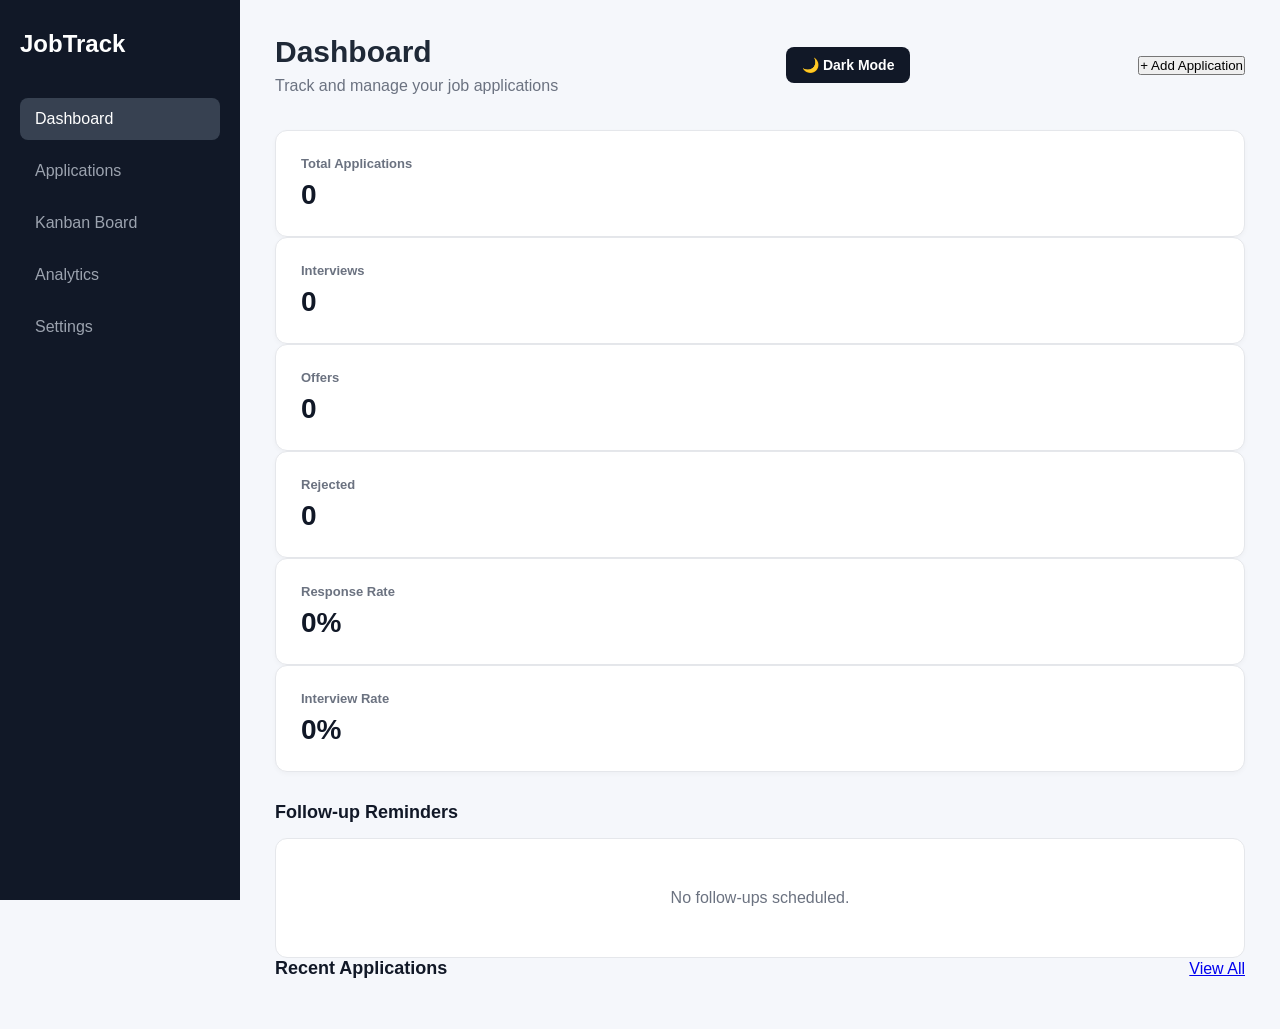
<file: index.html>
<!DOCTYPE html>
<html lang="en">

<head>
    <meta charset="UTF-8">
    <meta name="viewport" content="width=device-width, initial-scale=1.0">

    <title>JobTrack - Dashboard</title>

    <link rel="stylesheet" href="css/style.css">
    <link rel="stylesheet" href="css/responsive.css">
</head>

<body>

    <!-- =========================
         SIDEBAR
    ========================== -->

    <aside class="sidebar">

        <div class="logo">
            JobTrack
        </div>

        <nav class="sidebar-nav">

            <a href="index.html" class="nav-item active">
                Dashboard
            </a>

            <a href="applications.html" class="nav-item">
                Applications
            </a>

            <a href="kanban.html" class="nav-item">
                Kanban Board
            </a>

            <a href="analytics.html" class="nav-item">
                Analytics
            </a>

            <a href="settings.html" class="nav-item">
                Settings
            </a>

        </nav>

    </aside>


    <!-- =========================
         MAIN CONTENT
    ========================== -->

    <main class="main-content">

        <!-- Topbar -->

        <header class="topbar">

            <div>

                <h1>
                    Dashboard
                </h1>

                <p>
                    Track and manage your job applications
                </p>

            </div>


            <button
                id="themeToggle"
                class="theme-toggle"
            >
                🌙 Dark Mode
            </button>


            <button
                id="openModalBtn"
                class="primary-btn"
            >
                + Add Application
            </button>

        </header>


        <!-- =========================
             STATS
        ========================== -->

        <section class="stats-grid">

            <div class="stat-card">

                <h3>
                    Total Applications
                </h3>

                <p id="totalApplications">
                    0
                </p>

            </div>


            <div class="stat-card">

                <h3>
                    Interviews
                </h3>

                <p id="totalInterviews">
                    0
                </p>

            </div>


            <div class="stat-card">

                <h3>
                    Offers
                </h3>

                <p id="totalOffers">
                    0
                </p>

            </div>


            <div class="stat-card">

                <h3>
                    Rejected
                </h3>

                <p id="totalRejected">
                    0
                </p>

            </div>


            <div class="stat-card">

                <h3>
                    Response Rate
                </h3>

                <p id="responseRate">
                    0%
                </p>

            </div>


            <div class="stat-card">

                <h3>
                    Interview Rate
                </h3>

                <p id="interviewRate">
                    0%
                </p>

            </div>

        </section>


        <!-- =========================
             FOLLOW-UP REMINDERS
        ========================== -->

        <section class="follow-up-section">

            <div class="section-header">

                <h2>
                    Follow-up Reminders
                </h2>

            </div>


            <div
                id="followUpContainer"
                class="follow-up-container"
            >

                <p class="empty-state">
                    No follow-ups scheduled.
                </p>

            </div>

        </section>


        <!-- =========================
             RECENT APPLICATIONS
        ========================== -->

        <section class="recent-applications">

            <div class="section-header">

                <h2>
                    Recent Applications
                </h2>

                <a href="applications.html">
                    View All
                </a>

            </div>

        </section>

    </main>


    <!-- =========================
         ADD APPLICATION MODAL
    ========================== -->

    <div
        id="applicationModal"
        class="modal"
    >

        <div class="modal-content">

            <div class="modal-header">

                <h2>
                    Add Application
                </h2>

                <button
                    id="closeModalBtn"
                    class="close-btn"
                >
                    &times;
                </button>

            </div>


            <form id="applicationForm">


                <div class="form-group">

                    <label for="company">
                        Company
                    </label>

                    <input
                        type="text"
                        id="company"
                        placeholder="e.g. Google"
                        required
                    >

                </div>


                <div class="form-group">

                    <label for="role">
                        Role
                    </label>

                    <input
                        type="text"
                        id="role"
                        placeholder="e.g. Frontend Developer"
                        required
                    >

                </div>


                <div class="form-group">

                    <label for="location">
                        Location
                    </label>

                    <input
                        type="text"
                        id="location"
                        placeholder="e.g. Gurgaon / Remote"
                    >

                </div>


                <div class="form-group">

                    <label for="salary">
                        Salary
                    </label>

                    <input
                        type="text"
                        id="salary"
                        placeholder="e.g. 8 LPA"
                    >

                </div>


                <div class="form-group">

                    <label for="status">
                        Status
                    </label>

                    <select
                        id="status"
                        required
                    >

                        <option value="Applied">
                            Applied
                        </option>

                        <option value="Screening">
                            Screening
                        </option>

                        <option value="Interview">
                            Interview
                        </option>

                        <option value="Offer">
                            Offer
                        </option>

                        <option value="Rejected">
                            Rejected
                        </option>

                    </select>

                </div>


                <div class="form-group">

                    <label for="date">
                        Application Date
                    </label>

                    <input
                        type="date"
                        id="date"
                        required
                    >

                </div>


                <div class="form-group">

                    <label for="followUpDate">
                        Follow-up Date
                    </label>

                    <input
                        type="date"
                        id="followUpDate"
                    >

                </div>


                <div class="form-group">

                    <label for="jobUrl">
                        Job URL
                    </label>

                    <input
                        type="url"
                        id="jobUrl"
                        placeholder="https://example.com/job"
                    >

                </div>


                <div class="form-group">

                    <label for="notes">
                        Notes
                    </label>

                    <textarea
                        id="notes"
                        rows="4"
                        placeholder="Add interview notes, recruiter details, etc."
                    ></textarea>

                </div>


                <button
                    type="submit"
                    class="primary-btn"
                >
                    Save Application
                </button>

            </form>

        </div>

    </div>


    <!-- =========================
         JAVASCRIPT
    ========================== -->

    <script src="js/app.js"></script>
    <script src="js/theme.js"></script>

</body>

</html>
</file>
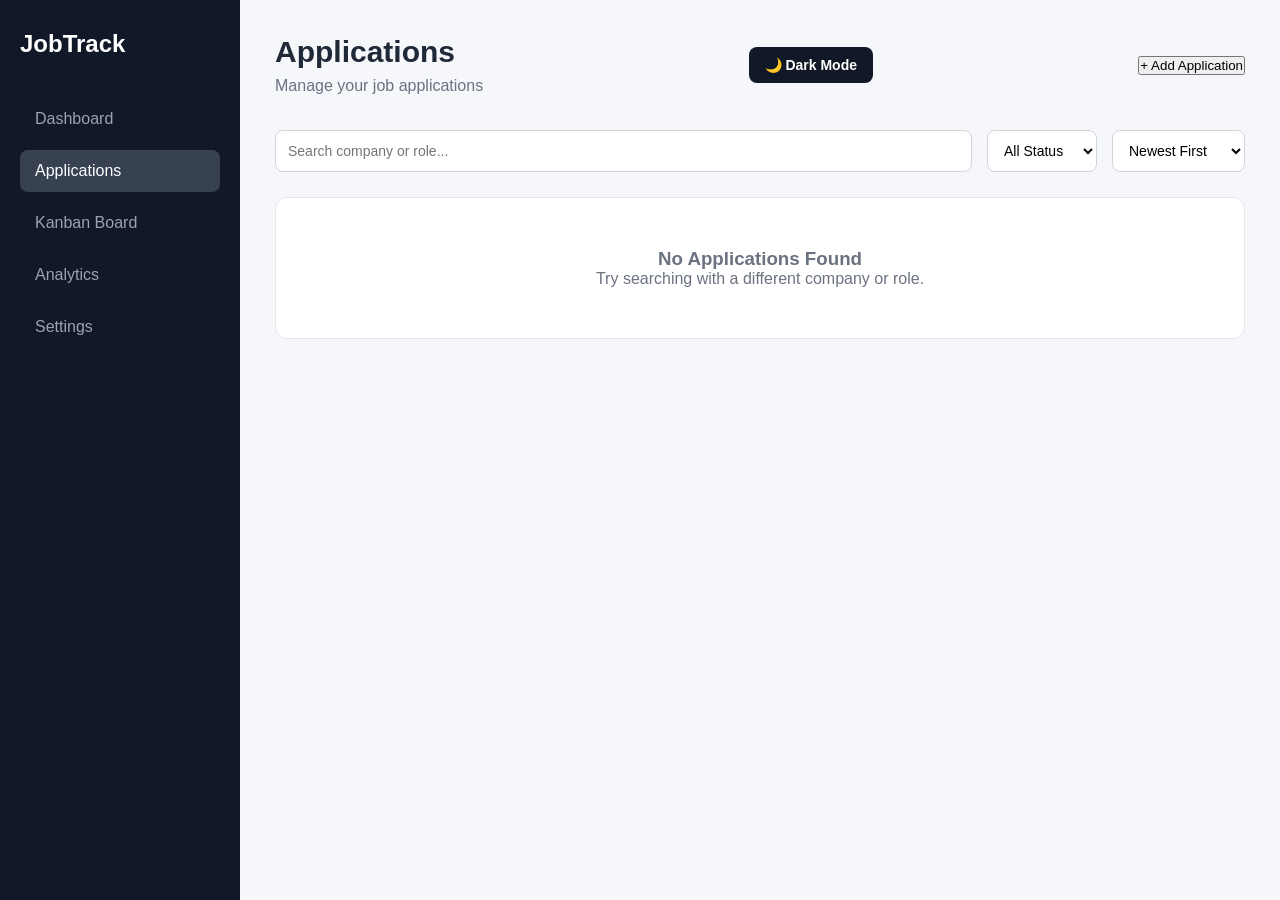
<file: applications.html>
<!DOCTYPE html>
<html lang="en">

<head>

    <meta charset="UTF-8">

    <meta
        name="viewport"
        content="width=device-width, initial-scale=1.0">

    <title>JobTrack - Applications</title>

    <link rel="stylesheet" href="css/style.css">

    <link rel="stylesheet" href="css/responsive.css">

</head>


<body>


    <!-- Sidebar -->

    <aside class="sidebar">

        <div class="logo">
            JobTrack
        </div>


        <nav class="sidebar-nav">

            <a href="index.html" class="nav-item">
                Dashboard
            </a>

            <a href="applications.html" class="nav-item active">
                Applications
            </a>

            <a href="kanban.html" class="nav-item">
                Kanban Board
            </a>

            <a href="analytics.html" class="nav-item">
                Analytics
            </a>

            <a href="settings.html" class="nav-item">
                Settings
            </a>

        </nav>

    </aside>



    <!-- Main Content -->

    <main class="main-content">


        <!-- Topbar -->

        <header class="topbar">

            <div>

                <h1>
                    Applications
                </h1>

                <p>
                    Manage your job applications
                </p>

            </div>


            <button
                id="themeToggle"
                class="theme-toggle"
            >
                🌙 Dark Mode
            </button>


            <button
                id="addApplicationBtn"
                class="primary-btn"
            >
                + Add Application
            </button>

        </header>



        <!-- Search / Filter / Sort -->

        <section class="applications-toolbar">

            <input
                type="text"
                id="searchInput"
                placeholder="Search company or role..."
            >


            <select id="statusFilter">

                <option value="All">
                    All Status
                </option>

                <option value="Applied">
                    Applied
                </option>

                <option value="Screening">
                    Screening
                </option>

                <option value="Interview">
                    Interview
                </option>

                <option value="Offer">
                    Offer
                </option>

                <option value="Rejected">
                    Rejected
                </option>

            </select>


            <select id="sortApplications">

                <option value="newest">
                    Newest First
                </option>

                <option value="oldest">
                    Oldest First
                </option>

                <option value="company">
                    Company A-Z
                </option>

            </select>

        </section>



        <!-- Applications -->

        <section
            id="applicationsContainer"
            class="applications-container"
        >

        </section>



    </main>



    <!-- =========================
         ADD APPLICATION MODAL
    ========================== -->

    <div
        id="applicationModal"
        class="modal"
    >

        <div class="modal-content">

            <div class="modal-header">

                <h2>
                    Add Application
                </h2>

                <button
                    id="closeModalBtn"
                    class="close-btn"
                >
                    &times;
                </button>

            </div>


            <form id="applicationForm">


                <div class="form-group">

                    <label for="company">
                        Company
                    </label>

                    <input
                        type="text"
                        id="company"
                        placeholder="e.g. Google"
                        required
                    >

                </div>


                <div class="form-group">

                    <label for="role">
                        Role
                    </label>

                    <input
                        type="text"
                        id="role"
                        placeholder="e.g. Frontend Developer"
                        required
                    >

                </div>


                <div class="form-group">

                    <label for="location">
                        Location
                    </label>

                    <input
                        type="text"
                        id="location"
                        placeholder="e.g. Gurgaon / Remote"
                    >

                </div>


                <div class="form-group">

                    <label for="salary">
                        Salary
                    </label>

                    <input
                        type="text"
                        id="salary"
                        placeholder="e.g. 8 LPA"
                    >

                </div>


                <div class="form-group">

                    <label for="status">
                        Status
                    </label>

                    <select id="status">

                        <option value="Applied">
                            Applied
                        </option>

                        <option value="Screening">
                            Screening
                        </option>

                        <option value="Interview">
                            Interview
                        </option>

                        <option value="Offer">
                            Offer
                        </option>

                        <option value="Rejected">
                            Rejected
                        </option>

                    </select>

                </div>


                <div class="form-group">

                    <label for="date">
                        Application Date
                    </label>

                    <input
                        type="date"
                        id="date"
                    >

                </div>


                <div class="form-group">

                    <label for="followUpDate">
                        Follow-up Date
                    </label>

                    <input
                        type="date"
                        id="followUpDate"
                    >

                </div>


                <div class="form-group">

                    <label for="jobUrl">
                        Job URL
                    </label>

                    <input
                        type="url"
                        id="jobUrl"
                        placeholder="https://example.com/job"
                    >

                </div>


                <div class="form-group">

                    <label for="notes">
                        Notes
                    </label>

                    <textarea
                        id="notes"
                        rows="4"
                        placeholder="Add notes..."
                    ></textarea>

                </div>


                <div class="form-actions">

                    <button
                        type="submit"
                        class="primary-btn"
                    >
                        Save Application
                    </button>

                </div>


            </form>

        </div>

    </div>



    <!-- =========================
         EDIT APPLICATION MODAL
    ========================== -->

    <div
        id="editApplicationModal"
        class="modal"
    >

        <div class="modal-content">

            <div class="modal-header">

                <h2>
                    Edit Application
                </h2>

                <button
                    id="closeEditModalBtn"
                    class="close-btn"
                >
                    &times;
                </button>

            </div>


            <form id="editApplicationForm">

                <input
                    type="hidden"
                    id="editApplicationId"
                >


                <div class="form-group">

                    <label for="editCompany">
                        Company
                    </label>

                    <input
                        type="text"
                        id="editCompany"
                        required
                    >

                </div>


                <div class="form-group">

                    <label for="editRole">
                        Role
                    </label>

                    <input
                        type="text"
                        id="editRole"
                        required
                    >

                </div>


                <div class="form-group">

                    <label for="editLocation">
                        Location
                    </label>

                    <input
                        type="text"
                        id="editLocation"
                    >

                </div>


                <div class="form-group">

                    <label for="editSalary">
                        Salary
                    </label>

                    <input
                        type="text"
                        id="editSalary"
                    >

                </div>


                <div class="form-group">

                    <label for="editStatus">
                        Status
                    </label>

                    <select id="editStatus">

                        <option value="Applied">
                            Applied
                        </option>

                        <option value="Screening">
                            Screening
                        </option>

                        <option value="Interview">
                            Interview
                        </option>

                        <option value="Offer">
                            Offer
                        </option>

                        <option value="Rejected">
                            Rejected
                        </option>

                    </select>

                </div>


                <div class="form-group">

                    <label for="editDate">
                        Application Date
                    </label>

                    <input
                        type="date"
                        id="editDate"
                    >

                </div>


                <div class="form-group">

                    <label for="editFollowUpDate">
                        Follow-up Date
                    </label>

                    <input
                        type="date"
                        id="editFollowUpDate"
                    >

                </div>


                <div class="form-group">

                    <label for="editJobUrl">
                        Job URL
                    </label>

                    <input
                        type="url"
                        id="editJobUrl"
                    >

                </div>


                <div class="form-group">

                    <label for="editNotes">
                        Notes
                    </label>

                    <textarea
                        id="editNotes"
                        rows="4"
                    ></textarea>

                </div>


                <div class="form-actions">

                    <button
                        type="submit"
                        class="primary-btn"
                    >
                        Save Changes
                    </button>

                </div>


            </form>

        </div>

    </div>



    <!-- =========================
         JAVASCRIPT
    ========================== -->

    <script src="js/applications.js"></script>
    <script src="js/theme.js"></script>

</body>

</html>
</file>
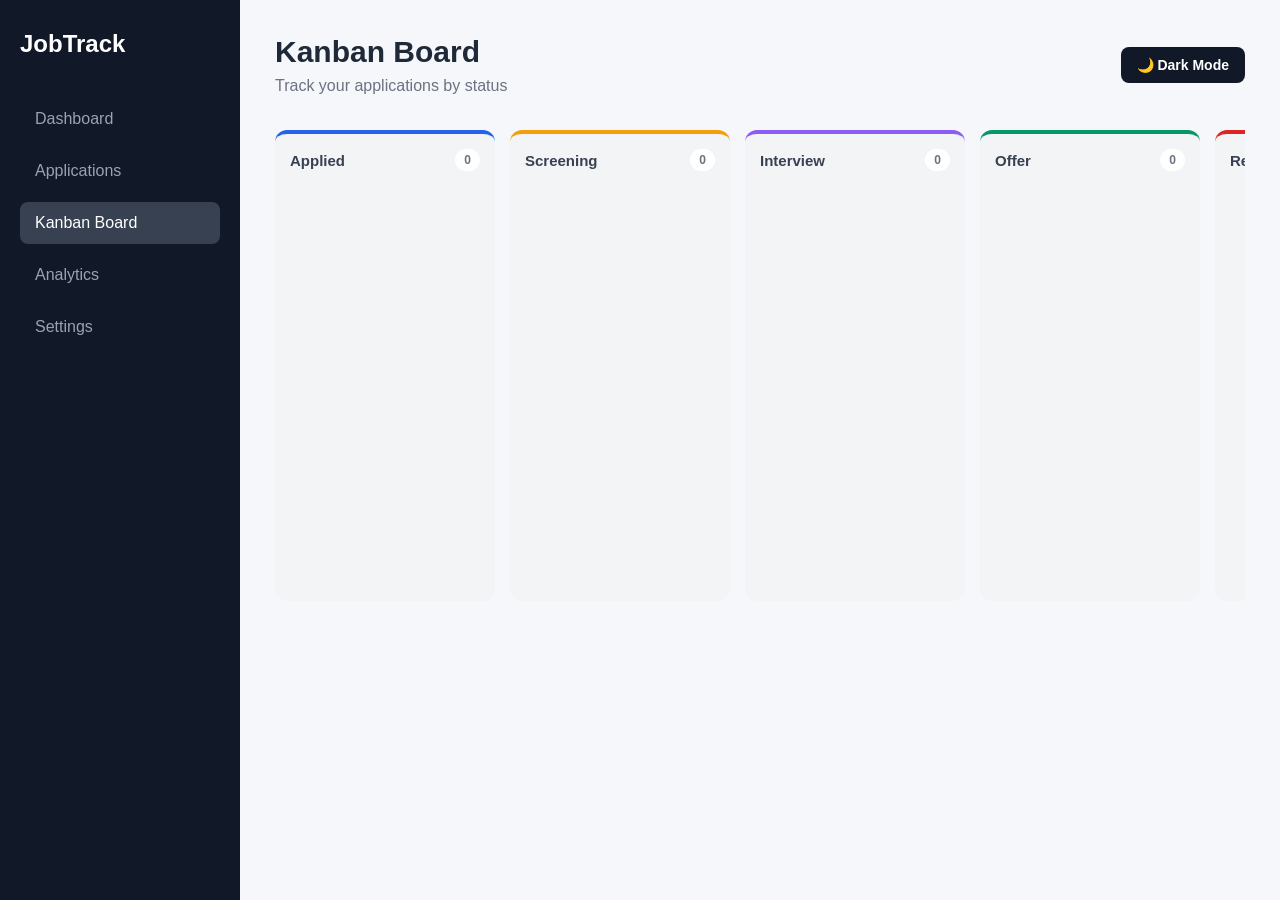
<file: kanban.html>
<!DOCTYPE html>
<html lang="en">

<head>

    <meta charset="UTF-8">

    <meta
        name="viewport"
        content="width=device-width, initial-scale=1.0">

    <title>
        JobTrack - Kanban Board
    </title>

    <link
        rel="stylesheet"
        href="css/style.css">

    <link
        rel="stylesheet"
        href="css/responsive.css">

</head>


<body>


    <!-- Sidebar -->

    <aside class="sidebar">

        <div class="logo">
            JobTrack
        </div>


        <nav class="sidebar-nav">

            <a
                href="index.html"
                class="nav-item">

                Dashboard

            </a>


            <a
                href="applications.html"
                class="nav-item">

                Applications

            </a>


            <a
                href="kanban.html"
                class="nav-item active">

                Kanban Board

            </a>


            <a
                href="analytics.html"
                class="nav-item">

                Analytics

            </a>


            <a
                href="settings.html"
                class="nav-item">

                Settings

            </a>

        </nav>

    </aside>



    <!-- Main Content -->

    <main class="main-content">


        <header class="topbar">

            <div>

                <h1>
                    Kanban Board
                </h1>

                <p>
                    Track your applications by status
                </p>

            </div>


            <button
                id="themeToggle"
                class="theme-toggle">

                🌙 Dark Mode

            </button>

        </header>



        <!-- Kanban Board -->

        <section class="kanban-board">


            <!-- Applied -->

            <div class="kanban-column">

                <div class="kanban-column-header">

                    <h2>
                        Applied
                    </h2>

                    <span class="kanban-count">
                        0
                    </span>

                </div>


                <div
                    class="kanban-cards"
                    data-status="Applied">

                </div>

            </div>



            <!-- Screening -->

            <div class="kanban-column">

                <div class="kanban-column-header">

                    <h2>
                        Screening
                    </h2>

                    <span class="kanban-count">
                        0
                    </span>

                </div>


                <div
                    class="kanban-cards"
                    data-status="Screening">

                </div>

            </div>



            <!-- Interview -->

            <div class="kanban-column">

                <div class="kanban-column-header">

                    <h2>
                        Interview
                    </h2>

                    <span class="kanban-count">
                        0
                    </span>

                </div>


                <div
                    class="kanban-cards"
                    data-status="Interview">

                </div>

            </div>



            <!-- Offer -->

            <div class="kanban-column">

                <div class="kanban-column-header">

                    <h2>
                        Offer
                    </h2>

                    <span class="kanban-count">
                        0
                    </span>

                </div>


                <div
                    class="kanban-cards"
                    data-status="Offer">

                </div>

            </div>



            <!-- Rejected -->

            <div class="kanban-column">

                <div class="kanban-column-header">

                    <h2>
                        Rejected
                    </h2>

                    <span class="kanban-count">
                        0
                    </span>

                </div>


                <div
                    class="kanban-cards"
                    data-status="Rejected">

                </div>

            </div>


        </section>

    </main>



    <!-- JavaScript -->

    <script src="js/kanban.js"></script>
    <script src="js/theme.js"></script>

</body>

</html>
</file>
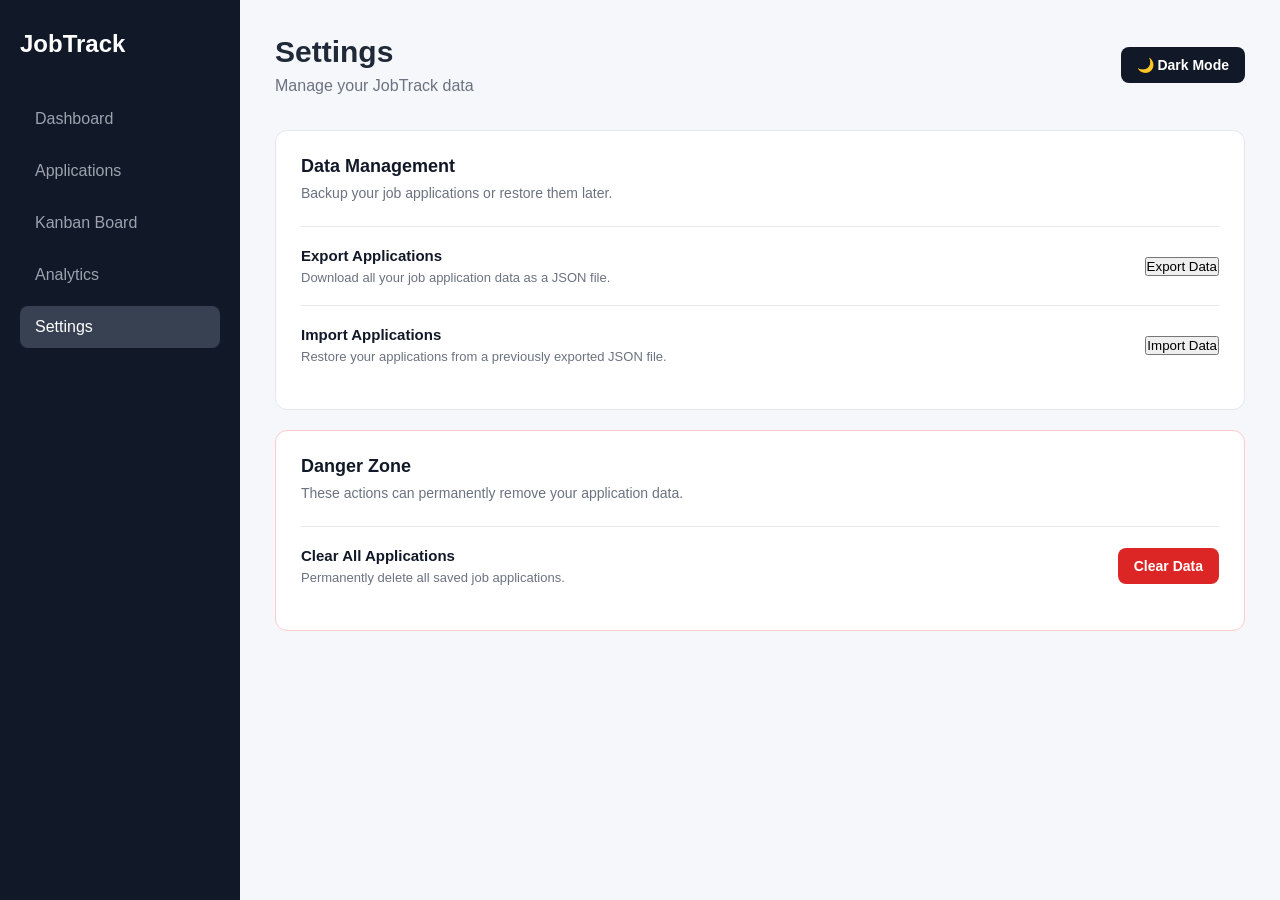
<file: settings.html>
<!DOCTYPE html>
<html lang="en">
<head>
    <meta charset="UTF-8">
    <meta name="viewport" content="width=device-width, initial-scale=1.0">

    <title>JobTrack - Settings</title>

    <link rel="stylesheet" href="css/style.css">
    <link rel="stylesheet" href="css/responsive.css">
</head>

<body>

    <!-- SIDEBAR -->
    <aside class="sidebar">

        <div class="logo">JobTrack</div>

        <nav class="sidebar-nav">

            <a href="index.html" class="nav-item">
                Dashboard
            </a>

            <a href="applications.html" class="nav-item">
                Applications
            </a>

            <a href="kanban.html" class="nav-item">
                Kanban Board
            </a>

            <a href="analytics.html" class="nav-item">
                Analytics
            </a>

            <a href="settings.html" class="nav-item active">
                Settings
            </a>

        </nav>

    </aside>


    <!-- MAIN CONTENT -->
    <main class="main-content">

        <!-- TOPBAR -->
        <header class="topbar">

            <div>
                <h1>Settings</h1>
                <p>Manage your JobTrack data</p>
            </div>

            <button id="themeToggle" class="theme-toggle">
                🌙 Dark Mode
            </button>

        </header>


        <!-- SETTINGS CONTENT -->
        <section class="settings-container">

            <!-- DATA MANAGEMENT -->
            <div class="settings-card">

                <h2>Data Management</h2>

                <p class="settings-description">
                    Backup your job applications or restore them later.
                </p>


                <!-- EXPORT -->
                <div class="settings-item">

                    <div>
                        <h3>Export Applications</h3>

                        <p>
                            Download all your job application data as a JSON file.
                        </p>
                    </div>

                    <button id="exportBtn" class="primary-btn">
                        Export Data
                    </button>

                </div>


                <!-- IMPORT -->
                <div class="settings-item">

                    <div>
                        <h3>Import Applications</h3>

                        <p>
                            Restore your applications from a previously exported JSON file.
                        </p>
                    </div>

                    <div>
                        <input
                            type="file"
                            id="importFile"
                            accept=".json"
                            hidden
                        >

                        <button id="importBtn" class="primary-btn">
                            Import Data
                        </button>
                    </div>

                </div>

            </div>


            <!-- DANGER ZONE -->
            <div class="settings-card danger-card">

                <h2>Danger Zone</h2>

                <p class="settings-description">
                    These actions can permanently remove your application data.
                </p>

                <div class="settings-item">

                    <div>
                        <h3>Clear All Applications</h3>

                        <p>
                            Permanently delete all saved job applications.
                        </p>
                    </div>

                    <button id="clearDataBtn" class="danger-btn">
                        Clear Data
                    </button>

                </div>

            </div>

        </section>

    </main>


    <!-- JAVASCRIPT -->
    <script src="js/settings.js"></script>
    <script src="js/theme.js"></script>

</body>
</html>
</file>
<file: css/style.css>
/* Reset */
* {
    margin: 0;
    padding: 0;
    box-sizing: border-box;
}


/* Body */
body {
    font-family: Arial, sans-serif;
    background-color: #f5f7fb;
    color: #1f2937;
}


/* Sidebar */
.sidebar {
    position: fixed;
    left: 0;
    top: 0;

    width: 240px;
    height: 100vh;

    background-color: #111827;

    padding: 30px 20px;
}


/* Logo */
.logo {
    color: white;
    font-size: 24px;
    font-weight: bold;

    margin-bottom: 40px;
}


/* Navigation */
.sidebar-nav {
    display: flex;
    flex-direction: column;
    gap: 10px;
}


.nav-item {
    color: #9ca3af;
    text-decoration: none;

    padding: 12px 15px;

    border-radius: 8px;

    transition: 0.2s;
}


.nav-item:hover {
    background-color: #1f2937;
    color: white;
}


.nav-item.active {
    background-color: #374151;
    color: white;
}


/* Main Content */
.main-content {
    margin-left: 240px;

    padding: 35px;
}


/* Topbar */
.topbar {
    display: flex;
    justify-content: space-between;
    align-items: center;

    margin-bottom: 35px;
}


.topbar h1 {
    font-size: 30px;
    margin-bottom: 8px;
}


.topbar p {
    color: #6b7280;
}


/* Add Application Button */
.add-job-btn {
    border: none;

    background-color: #2563eb;
    color: white;

    padding: 12px 20px;

    border-radius: 8px;

    font-size: 14px;
    font-weight: bold;

    cursor: pointer;

    transition: 0.2s;
}


.add-job-btn:hover {
    background-color: #1d4ed8;
}


/* Statistics */
.stats-container {
    display: grid;

    grid-template-columns: repeat(4, 1fr);

    gap: 20px;
}


/* Stat Card */
.stat-card {
    background-color: white;

    padding: 25px;

    border-radius: 12px;

    border: 1px solid #e5e7eb;

    box-shadow: 0 2px 5px rgba(0, 0, 0, 0.03);
}


.stat-card h3 {
    color: #6b7280;

    font-size: 14px;

    margin-bottom: 15px;
}


.stat-card p {
    font-size: 32px;

    font-weight: bold;

    color: #111827;
}

/* =========================
   Application Modal
========================= */

.modal {
    display: none;

    position: fixed;
    top: 0;
    left: 0;

    width: 100%;
    height: 100%;

    background-color: rgba(0, 0, 0, 0.5);

    justify-content: center;
    align-items: center;

    padding: 20px;

    z-index: 1000;
}


.modal-content {
    background-color: white;

    width: 100%;
    max-width: 550px;

    max-height: 90vh;

    overflow-y: auto;

    padding: 30px;

    border-radius: 14px;

    box-shadow: 0 10px 30px rgba(0, 0, 0, 0.15);
}


/* Modal Header */

.modal-header {
    display: flex;

    justify-content: space-between;
    align-items: center;

    margin-bottom: 25px;
}


.modal-header h2 {
    font-size: 22px;
}


/* Close Button */

.close-btn {
    border: none;

    background: none;

    font-size: 28px;

    cursor: pointer;

    color: #6b7280;
}


.close-btn:hover {
    color: #111827;
}


/* Form */

.form-group {
    display: flex;

    flex-direction: column;

    margin-bottom: 18px;
}


.form-group label {
    font-size: 14px;

    font-weight: 600;

    margin-bottom: 7px;
}


.form-group input,
.form-group select,
.form-group textarea {
    width: 100%;

    padding: 11px 12px;

    border: 1px solid #d1d5db;

    border-radius: 7px;

    font-size: 14px;

    font-family: inherit;

    outline: none;
}


.form-group input:focus,
.form-group select:focus,
.form-group textarea:focus {
    border-color: #2563eb;
}


/* Form Buttons */

.form-actions {
    display: flex;

    justify-content: flex-end;

    gap: 10px;

    margin-top: 25px;
}


.cancel-btn,
.submit-btn {
    padding: 11px 18px;

    border-radius: 7px;

    font-size: 14px;

    font-weight: 600;

    cursor: pointer;
}


.cancel-btn {
    background-color: white;

    border: 1px solid #d1d5db;

    color: #374151;
}


.submit-btn {
    background-color: #2563eb;

    border: none;

    color: white;
}

/* =========================
   Applications Page
========================= */

.applications-toolbar {
    display: flex;
    gap: 15px;
    margin-bottom: 25px;
}

.applications-toolbar input,
.applications-toolbar select {
    padding: 11px 12px;
    border: 1px solid #d1d5db;
    border-radius: 8px;
    background-color: white;
    font-size: 14px;
    outline: none;
}

.applications-toolbar input {
    flex: 1;
}

.applications-toolbar input:focus,
.applications-toolbar select:focus {
    border-color: #2563eb;
}


/* Applications Container */

.applications-container {
    display: flex;
    flex-direction: column;
    gap: 15px;
}


/* Application Card */

.application-card {
    background-color: white;
    border: 1px solid #e5e7eb;
    border-radius: 12px;
    padding: 20px;
    box-shadow: 0 2px 5px rgba(0, 0, 0, 0.03);
}


.application-card h3 {
    font-size: 18px;
    margin-bottom: 6px;
}


.application-role {
    color: #6b7280;
    font-size: 14px;
    margin-bottom: 15px;
}


.application-details {
    display: flex;
    flex-wrap: wrap;
    gap: 20px;
    color: #4b5563;
    font-size: 14px;
}


/* Status Badge */

.status-badge {
    display: inline-block;
    padding: 5px 10px;
    border-radius: 20px;
    font-size: 12px;
    font-weight: 600;
    background-color: #eff6ff;
    color: #2563eb;
}


/* Empty State */

.empty-state {
    background-color: white;
    border: 1px solid #e5e7eb;
    border-radius: 12px;
    padding: 50px 20px;
    text-align: center;
    color: #6b7280;
}

/* =========================
   Application Actions
========================= */

.application-actions {
    margin-top: 18px;
    display: flex;
    gap: 10px;
}


.edit-btn,
.delete-btn {
    border: none;
    padding: 8px 14px;
    border-radius: 7px;
    font-size: 13px;
    font-weight: 600;
    cursor: pointer;
}


.edit-btn {
    background-color: #2563eb;
    color: white;
}


.edit-btn:hover {
    background-color: #1d4ed8;
}


.delete-btn {
    background-color: #dc2626;
    color: white;
}


.delete-btn:hover {
    background-color: #b91c1c;
}

/* Application Notes */

.application-notes {
    margin-top: 15px;
    padding: 12px;
    background-color: #f9fafb;
    border-left: 3px solid #2563eb;
    border-radius: 6px;
    color: #4b5563;
    font-size: 14px;
    line-height: 1.5;
}


/* View Job Button */

.view-job-btn {
    display: inline-block;
    margin-top: 15px;
    text-decoration: none;
    background-color: #059669;
    color: white;
    padding: 8px 14px;
    border-radius: 7px;
    font-size: 13px;
    font-weight: 600;
}

.view-job-btn:hover {
    background-color: #047857;
}

/* =========================
   Kanban Board
========================= */

.kanban-board {
    display: grid;
    grid-template-columns: repeat(5, 1fr);
    gap: 15px;
    overflow-x: auto;
}

.kanban-column {
    min-width: 220px;
    background-color: #f3f4f6;
    border-radius: 12px;
    padding: 15px;
}

.kanban-column-header {
    display: flex;
    justify-content: space-between;
    align-items: center;
    margin-bottom: 15px;
}

.kanban-column-header h2 {
    font-size: 15px;
    color: #374151;
}

.kanban-count {
    background-color: white;
    padding: 4px 9px;
    border-radius: 20px;
    font-size: 12px;
    font-weight: 600;
    color: #6a7283;
}

.kanban-cards {
    min-height: 400px;
    display: flex;
    flex-direction: column;
    gap: 12px;
}

/* Kanban Cards */

.kanban-card {
    background-color: white;
    padding: 15px;
    border-radius: 10px;
    border: 1px solid #e5e7eb;
    cursor: grab;
    box-shadow: 0 2px 5px rgba(0, 0, 0, 0.05);
}

.kanban-card:active {
    cursor: grabbing;
}

.kanban-card h3 {
    font-size: 15px;
    margin-bottom: 6px;
}

.kanban-role {
    color: #6b7280;
    font-size: 13px;
    margin-bottom: 12px;
}

.kanban-card p {
    color: #4b5563;
    font-size: 12px;
    margin-bottom: 6px;
}

/* =========================
   Kanban Status Colors
========================= */

.kanban-column:nth-child(1) {
    border-top: 4px solid #2563eb;
}

.kanban-column:nth-child(2) {
    border-top: 4px solid #f59e0b;
}

.kanban-column:nth-child(3) {
    border-top: 4px solid #8b5cf6;
}

.kanban-column:nth-child(4) {
    border-top: 4px solid #059669;
}

.kanban-column:nth-child(5) {
    border-top: 4px solid #dc2626;
}


/* =========================
   Drag Effect
========================= */

.kanban-card {
    transition: transform 0.2s, box-shadow 0.2s;
}

.kanban-card:hover {
    transform: translateY(-2px);
    box-shadow: 0 5px 12px rgba(0, 0, 0, 0.08);
}

/* =========================
   ANALYTICS
========================= */

.analytics-container {
    display: grid;
    grid-template-columns: 1fr;
    gap: 20px;
}

.chart-card {
    background-color: white;
    padding: 25px;
    border-radius: 12px;
    border: 1px solid #e5e7eb;
}

.chart-card h2 {
    font-size: 18px;
    margin-bottom: 20px;
    color: #111827;
}

.chart-container {
    position: relative;
    height: 400px;
    width: 100%;
}

/* =========================
   FOLLOW-UP REMINDERS
========================= */

.follow-up-section {
    margin-top: 30px;
}

.follow-up-container {
    display: flex;
    flex-direction: column;
    gap: 12px;
}

.follow-up-card {
    background-color: white;
    border: 1px solid #e5e7eb;
    border-radius: 10px;
    padding: 16px 18px;

    display: flex;
    justify-content: space-between;
    align-items: center;

    gap: 20px;

    box-shadow: 0 2px 5px rgba(0, 0, 0, 0.04);
}

.follow-up-info h3 {
    margin-bottom: 5px;
    font-size: 16px;
    color: #111827;
}

.follow-up-info p {
    margin-bottom: 6px;
    font-size: 13px;
    color: #6b7280;
}

.follow-up-info span {
    font-size: 12px;
    color: #9ca3af;
}

.follow-up-status {
    font-size: 13px;
    font-weight: 600;
    white-space: nowrap;
}


/* Upcoming */

.follow-up-card.upcoming {
    border-left: 4px solid #2563eb;
}

.follow-up-card.upcoming .follow-up-status {
    color: #2563eb;
}


/* Today */

.follow-up-card.today {
    border-left: 4px solid #f59e0b;
}

.follow-up-card.today .follow-up-status {
    color: #d97706;
}


/* Overdue */

.follow-up-card.overdue {
    border-left: 4px solid #dc2626;
}

.follow-up-card.overdue .follow-up-status {
    color: #dc2626;
}


/* Mobile */

@media (max-width: 600px) {

    .follow-up-card {
        flex-direction: column;
        align-items: flex-start;
    }

    .follow-up-status {
        white-space: normal;
    }

}

/* =========================
   THEME TOGGLE
========================= */

.theme-toggle {
    border: none;
    background-color: #111827;
    color: white;
    padding: 10px 16px;
    border-radius: 8px;
    cursor: pointer;
    font-size: 14px;
    font-weight: 600;
}

.theme-toggle:hover {
    background-color: #374151;
}
/* =========================
   DARK MODE
========================= */

body.dark-mode {
    background-color: #111827;
    color: #f9fafb;
}

body.dark-mode .sidebar {
    background-color: #0f172a;
}

body.dark-mode .main-content {
    background-color: #111827;
}

body.dark-mode .topbar h1,
body.dark-mode .topbar p {
    color: #f9fafb;
}

body.dark-mode .stat-card,
body.dark-mode .chart-card,
body.dark-mode .follow-up-card,
body.dark-mode .modal-content {
    background-color: #1f2937;
    border-color: #374151;
}

body.dark-mode .stat-card h3,
body.dark-mode .chart-card h2,
body.dark-mode .follow-up-info h3 {
    color: #f9fafb;
}

body.dark-mode .stat-card p,
body.dark-mode .follow-up-info p {
    color: #d1d5db;
}

body.dark-mode .follow-up-info span {
    color: #9ca3af;
}

body.dark-mode input,
body.dark-mode select,
body.dark-mode textarea {
    background-color: #374151;
    color: #f9fafb;
    border-color: #4b5563;
}

body.dark-mode input::placeholder,
body.dark-mode textarea::placeholder {
    color: #9ca3af;
}

body.dark-mode .kanban-column {
    background-color: #1f2937;
}

body.dark-mode .kanban-card {
    background-color: #374151;
    border-color: #4b5563;
}

body.dark-mode .kanban-card h3,
body.dark-mode .kanban-card p {
    color: #f9fafb;
}

body.dark-mode .kanban-role {
    color: #d1d5db;
}

body.dark-mode .application-card {
    background-color: #1f2937;
    border-color: #374151;
}

body.dark-mode .application-card h3 {
    color: #f9fafb;
}

body.dark-mode .application-role,
body.dark-mode .application-details {
    color: #d1d5db;
}

body.dark-mode .application-notes {
    background-color: #374151;
    color: #d1d5db;
}

body.dark-mode .empty-state {
    color: #9ca3af;
}
.settings-container {
    display: flex;
    flex-direction: column;
    gap: 20px;
}

.settings-card {
    background-color: white;
    border: 1px solid #e5e7eb;
    border-radius: 12px;
    padding: 25px;
}

.settings-card h2 {
    font-size: 18px;
    margin-bottom: 8px;
    color: #111827;
}

.settings-description {
    color: #6b7280;
    font-size: 14px;
    margin-bottom: 25px;
}

.settings-item {
    display: flex;
    justify-content: space-between;
    align-items: center;
    gap: 20px;
    padding: 20px 0;
    border-top: 1px solid #e5e7eb;
}

.settings-item h3 {
    font-size: 15px;
    margin-bottom: 6px;
    color: #111827;
}

.settings-item p {
    font-size: 13px;
    color: #6b7280;
}

.danger-card {
    border-color: #fecaca;
}

.danger-btn {
    border: none;
    background-color: #dc2626;
    color: white;
    padding: 10px 16px;
    border-radius: 8px;
    cursor: pointer;
    font-size: 14px;
    font-weight: 600;
}

.danger-btn:hover {
    background-color: #b91c1c;
}


/* DARK MODE */

body.dark-mode .settings-card {
    background-color: #1f2937;
    border-color: #374151;
}

body.dark-mode .settings-card h2,
body.dark-mode .settings-item h3 {
    color: #f9fafb;
}

body.dark-mode .settings-description,
body.dark-mode .settings-item p {
    color: #d1d5db;
}

body.dark-mode .settings-item {
    border-color: #374151;
}

body.dark-mode .danger-card {
    border-color: #7f1d1d;
}


/* MOBILE */

@media (max-width: 600px) {

    .settings-item {
        flex-direction: column;
        align-items: flex-start;
    }

    .settings-item button {
        width: 100%;
    }

}
/* =========================
   APPLICATION CARD POLISH
========================= */

.application-card {
    transition: transform 0.2s ease, box-shadow 0.2s ease;
}

.application-card:hover {
    transform: translateY(-3px);
    box-shadow: 0 8px 20px rgba(0, 0, 0, 0.08);
}

.application-card h3 {
    font-size: 17px;
    margin-bottom: 6px;
    color: #111827;
}

.application-role {
    font-size: 14px;
    color: #6b7280;
    margin-bottom: 14px;
}

.application-details {
    display: flex;
    flex-wrap: wrap;
    gap: 10px;
    margin-bottom: 12px;
}

.application-details span {
    font-size: 12px;
    color: #4b5563;
    background-color: #f9fafb;
    padding: 6px 9px;
    border-radius: 6px;
}

.application-details .status-badge {
    font-weight: 600;
}

.application-actions {
    display: flex;
    flex-wrap: wrap;
    gap: 8px;
    margin-top: 14px;
}

.application-actions button,
.view-job-btn {
    padding: 8px 12px;
    border-radius: 7px;
    font-size: 12px;
    font-weight: 600;
    cursor: pointer;
    text-decoration: none;
}

.view-job-btn {
    background-color: #2563eb;
    color: white;
}

.view-job-btn:hover {
    background-color: #1d4ed8;
}

.edit-btn {
    border: none;
    background-color: #f3f4f6;
    color: #374151;
}

.edit-btn:hover {
    background-color: #e5e7eb;
}

.delete-btn {
    border: none;
    background-color: #fee2e2;
    color: #dc2626;
}

.delete-btn:hover {
    background-color: #fecaca;
}


/* DARK MODE */

body.dark-mode .application-details span {
    background-color: #374151;
    color: #d1d5db;
}

body.dark-mode .edit-btn {
    background-color: #374151;
    color: #f9fafb;
}

body.dark-mode .edit-btn:hover {
    background-color: #4b5563;
}

body.dark-mode .delete-btn {
    background-color: #7f1d1d;
    color: #fecaca;
}
/* =========================
   ANALYTICS STATS
========================= */

.analytics-stats {
    display: grid;
    grid-template-columns: repeat(3, 1fr);
    gap: 20px;
}

.analytics-stat-card {
    background-color: white;
    padding: 22px;
    border-radius: 12px;
    border: 1px solid #e5e7eb;
}

.analytics-stat-card h3 {
    font-size: 14px;
    color: #6b7280;
    margin-bottom: 10px;
}

.analytics-stat-card p {
    font-size: 28px;
    font-weight: 700;
    color: #111827;
}


/* DARK MODE */

body.dark-mode .analytics-stat-card {
    background-color: #1f2937;
    border-color: #374151;
}

body.dark-mode .analytics-stat-card h3 {
    color: #d1d5db;
}

body.dark-mode .analytics-stat-card p {
    color: #f9fafb;
}


/* RESPONSIVE */

@media (max-width: 700px) {

    .analytics-stats {
        grid-template-columns: 1fr;
    }

}
/* =========================
   DASHBOARD POLISH
========================= */

.stats-grid {
    gap: 18px;
}

.stat-card {
    transition: transform 0.2s ease, box-shadow 0.2s ease;
}

.stat-card:hover {
    transform: translateY(-3px);
    box-shadow: 0 8px 20px rgba(0, 0, 0, 0.08);
}

.stat-card h3 {
    font-size: 13px;
    color: #6b7280;
    margin-bottom: 8px;
}

.stat-card p {
    font-size: 28px;
    font-weight: 700;
    color: #111827;
}


/* FOLLOW-UP HEADER */

.section-header {
    display: flex;
    justify-content: space-between;
    align-items: center;
    margin-bottom: 15px;
}

.section-header h2 {
    font-size: 18px;
    color: #111827;
}


/* DARK MODE */

body.dark-mode .stat-card h3 {
    color: #d1d5db;
}

body.dark-mode .stat-card p {
    color: #f9fafb;
}

body.dark-mode .section-header h2 {
    color: #f9fafb;
}

/* =========================
   MOBILE MENU BUTTON
========================= */

.mobile-menu-btn {
    font-family: Arial, sans-serif;
}


/* Prevent page scroll when sidebar is open */
@media (max-width: 600px) {

    body:has(.sidebar.mobile-open) {
        overflow: hidden;
    }

}
</file>
<file: css/responsive.css>
/* ================================
   RESPONSIVE DESIGN
================================ */

/* Tablet */
@media (max-width: 1100px) {

    .main-content {
        padding: 20px;
    }

    .stats-grid {
        grid-template-columns: repeat(2, 1fr);
    }

    .kanban-board {
        grid-template-columns: repeat(5, 220px);
        overflow-x: auto;
    }

    .kanban-column {
        min-width: 220px;
    }
}


/* ================================
   MOBILE
================================ */

@media (max-width: 768px) {

    body {
        overflow-x: hidden;
    }

    /* Sidebar */
    .sidebar {
        position: fixed;
        top: 0;
        left: -260px;
        width: 250px;
        height: 100vh;
        z-index: 1000;
        transition: left 0.3s ease;
    }

    .sidebar.active {
        left: 0;
    }

    .sidebar-nav {
        flex-direction: column;
        overflow-x: visible;
    }

    .nav-item {
        width: 100%;
    }

    /* Main content */
    .main-content {
        width: 100%;
        margin-left: 0;
        padding: 16px;
    }

    /* Mobile menu button */
    .mobile-menu-btn {
        display: block;
        position: fixed;
        top: 15px;
        left: 15px;
        z-index: 1100;
        border: none;
        background-color: #111827;
        color: white;
        width: 42px;
        height: 42px;
        border-radius: 8px;
        font-size: 22px;
        cursor: pointer;
    }

    /* Topbar */
    .topbar {
        padding-left: 55px;
        flex-direction: column;
        align-items: flex-start;
        gap: 15px;
    }

    .topbar h1 {
        font-size: 28px;
    }

    .topbar p {
        font-size: 14px;
    }

    .theme-toggle {
        width: auto;
    }

    /* Stats */
    .stats-grid {
        grid-template-columns: 1fr;
        gap: 12px;
    }

    .stat-card {
        padding: 20px;
    }

    .stat-card p {
        font-size: 26px;
    }

    /* Buttons */
    .primary-btn {
        width: 100%;
    }

    /* Applications toolbar */
    .applications-toolbar {
        flex-direction: column;
        align-items: stretch;
        gap: 10px;
    }

    .applications-toolbar input,
    .applications-toolbar select,
    .applications-toolbar button {
        width: 100%;
    }

    /* Application cards */
    .application-card {
        padding: 16px;
    }

    .application-details {
        flex-direction: column;
        align-items: flex-start;
    }

    .application-actions {
        flex-direction: column;
    }

    .application-actions button,
    .view-job-btn {
        width: 100%;
        text-align: center;
    }

    /* Modal */
    .modal {
        padding: 15px;
    }

    .modal-content {
        width: 100%;
        max-width: 100%;
        max-height: 90vh;
        overflow-y: auto;
        padding: 20px;
    }

    .form-row {
        grid-template-columns: 1fr;
    }

    /* Follow-up cards */
    .follow-up-card {
        flex-direction: column;
        align-items: flex-start;
    }

    .follow-up-status {
        white-space: normal;
    }

    /* Analytics */
    .analytics-stats {
        grid-template-columns: 1fr;
    }

    .chart-card {
        padding: 15px;
    }

    .chart-container {
        height: 300px;
    }

    /* Kanban */
    .kanban-board {
        display: grid;
        grid-template-columns: repeat(5, 220px);
        gap: 12px;
        overflow-x: auto;
        padding-bottom: 10px;
    }

    .kanban-column {
        min-width: 220px;
    }

    /* Settings */
    .settings-item {
        flex-direction: column;
        align-items: flex-start;
        gap: 15px;
    }

    .settings-item button {
        width: 100%;
    }
}


/* Small phones */
@media (max-width: 480px) {

    .main-content {
        padding: 12px;
    }

    .topbar h1 {
        font-size: 25px;
    }

    .stat-card {
        padding: 18px;
    }

    .stat-card p {
        font-size: 24px;
    }

    .modal-content {
        padding: 16px;
    }

    .chart-container {
        height: 260px;
    }
}


/* Desktop: hide mobile menu */
@media (min-width: 769px) {

    .mobile-menu-btn {
        display: none;
    }
}
</file>
